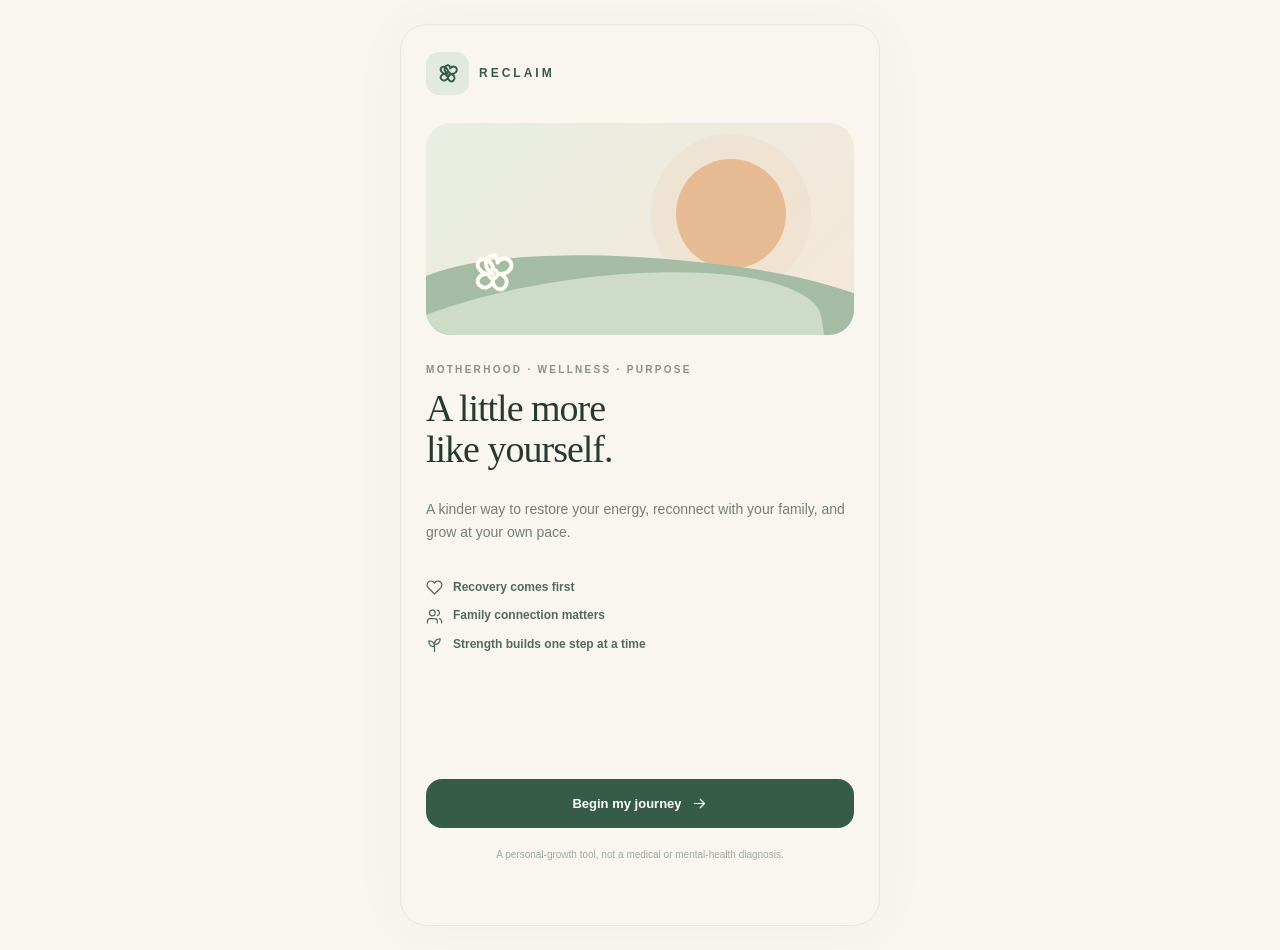
<file: index.html>
<!doctype html>
<html lang="en">
<head>
  <meta charset="utf-8">
  <meta name="viewport" content="width=device-width, initial-scale=1, viewport-fit=cover">
  <meta name="theme-color" content="#f9f6f0">
  <meta name="description" content="RECLAIM — gentle routines, meaningful family connection, and personal growth for mothers.">
  <meta name="apple-mobile-web-app-capable" content="yes">
  <meta name="apple-mobile-web-app-status-bar-style" content="default">
  <title>RECLAIM — Motherhood, wellness & purpose</title>
  <link rel="manifest" href="./manifest.webmanifest">
  <link rel="icon" type="image/png" href="./icon-192.png">
  <link rel="apple-touch-icon" href="./icon-192.png">
  <link rel="stylesheet" href="./styles.css">
  <script src="./app.js" defer></script>
</head>
<body>
  <div id="app"></div>
  <div id="modal-root"></div>
  <div id="toast-root" role="status" aria-live="polite"></div>
  <input type="file" id="import-file" accept="application/json,.json" hidden>
</body>
</html>
</file>
<file: styles.css>
:root{
 --paper:#f9f6f0;--milk:#fffcf8;--ink:#273a31;--muted:#77847b;--forest:#365b49;--forest-dark:#244733;--sage:#e6ebe0;--sage-2:#f0f2e9;--stroke:#e8e6dc;--clay:#bd8068;--clay-soft:#f4e6dc;--cream:#f9eeda;--lav:#efebf4;--shadow:0 13px 36px rgba(36,60,44,.065);--radius:22px;
}
*{box-sizing:border-box}html{background:var(--paper);scroll-behavior:smooth}body{margin:0;color:var(--ink);font-family:Inter,-apple-system,BlinkMacSystemFont,"Segoe UI",Arial,sans-serif;font-size:15px;line-height:1.48;-webkit-font-smoothing:antialiased}button,input,textarea,select{font:inherit}button{cursor:pointer}button:disabled{opacity:.45;cursor:default}button:focus-visible,input:focus-visible,textarea:focus-visible{outline:3px solid #83aa8b;outline-offset:3px}svg{display:block;flex-shrink:0}a{color:var(--forest);text-decoration:underline;text-underline-offset:3px}button{touch-action:manipulation}
.shell{max-width:480px;min-height:100dvh;margin:0 auto;background:var(--paper);position:relative;box-shadow:0 2px 60px rgba(0,0,0,.035)}.screen{padding:22px 22px 132px;animation:in .24s ease}.screen.onboarding{min-height:100dvh;padding:27px 25px 42px;display:flex;flex-direction:column}.top-row{display:flex;align-items:center;justify-content:space-between;gap:12px;margin-bottom:23px}.brand-mini{display:flex;align-items:center;gap:9px;font-size:11px;font-weight:800;letter-spacing:3px;color:var(--forest)}.brand-sign{width:34px;height:34px;background:#e2e9de;border-radius:13px;display:grid;place-items:center;color:var(--forest)}.date-pill{color:var(--muted);border:1px solid var(--stroke);background:var(--milk);padding:7px 12px;border-radius:50px;font-size:11px;font-weight:700;white-space:nowrap}.eyebrow{font-size:10px;letter-spacing:2.3px;font-weight:800;color:#859387;text-transform:uppercase}.h1,.h2,.h3{font-family:Georgia,'Times New Roman',serif;font-weight:500;letter-spacing:-.8px;line-height:1.12}.h1{font-size:39px;margin:10px 0 10px}.h2{font-size:31px;margin:9px 0 10px}.h3{font-size:24px;margin:0 0 7px}.lede{color:#6d7970;font-size:14px;line-height:1.66}.section-head{display:flex;justify-content:space-between;align-items:baseline;gap:10px;margin:24px 0 13px}.section-head h2{font-family:Georgia,serif;font-weight:500;font-size:24px;letter-spacing:-.5px;margin:0}.subtle{color:var(--muted)}.tiny{font-size:11px}.small{font-size:13px}.strong{font-weight:700}.mb0{margin-bottom:0}.muted-link{border:0;background:none;color:var(--forest);text-decoration:underline;font-weight:700;font-size:12px;padding:6px 2px}.hr{height:1px;background:var(--stroke);margin:19px 0}.row{display:flex;align-items:center;gap:11px}.between{justify-content:space-between}.wrap{flex-wrap:wrap}.stack{display:flex;flex-direction:column;gap:12px}.card{background:var(--milk);border:1px solid #eae8de;border-radius:var(--radius);padding:18px;box-shadow:var(--shadow)}.soft-card{background:var(--sage-2);border:1px solid #e4e9dd;border-radius:var(--radius);padding:18px}.pill{display:inline-flex;align-items:center;gap:6px;padding:6px 10px;font-size:10px;font-weight:800;letter-spacing:.3px;border-radius:100px;color:var(--forest-dark);background:var(--sage)}.pill.clay{color:#915c45;background:var(--clay-soft)}.pill.lav{background:var(--lav);color:#756684}.icon-circle{border-radius:13px;display:grid;place-items:center;flex-shrink:0;width:43px;height:43px;background:var(--sage);color:var(--forest)}.icon-circle.clay{background:var(--clay-soft);color:#a86c52}.icon-circle.lav{background:var(--lav);color:#7b6c8b}.icon-circle.cream{background:var(--cream);color:#988052}
.btn{border:0;border-radius:16px;min-height:49px;display:inline-flex;align-items:center;justify-content:center;gap:9px;padding:12px 17px;font-weight:750;font-size:13px;transition:transform .15s,background .15s}.btn:active{transform:scale(.985)}.btn.primary{background:var(--forest);color:white}.btn.primary:hover{background:var(--forest-dark)}.btn.secondary{background:var(--sage);color:var(--forest)}.btn.ghost{background:transparent;color:var(--forest);border:1px solid #d8e0d5}.btn.light{background:white;color:var(--forest)}.btn.full{width:100%}.btn.small-btn{min-height:36px;border-radius:12px;padding:8px 12px;font-size:12px}.icon-btn{border:1px solid var(--stroke);background:var(--milk);border-radius:13px;min-width:38px;min-height:38px;display:grid;place-items:center;color:var(--forest)}.link-btn{border:0;padding:7px 0;background:none;color:var(--forest);font-weight:750;font-size:12px;display:inline-flex;align-items:center;gap:5px}.option-buttons{display:grid;grid-template-columns:repeat(3,minmax(0,1fr));gap:8px}.option{background:var(--milk);border:1.5px solid var(--stroke);border-radius:15px;padding:12px 5px;display:flex;flex-direction:column;align-items:center;justify-content:center;gap:6px;min-height:90px;color:#68796b;text-align:center;line-height:1.25;font-size:11px;font-weight:750}.option svg{width:21px;height:21px}.option.active{border-color:var(--forest);background:#eaf0e8;color:var(--forest-dark);box-shadow:inset 0 0 0 .5px var(--forest)}.strip{background:var(--cream);border:1px solid #ecdfc2;padding:13px 15px;border-radius:15px;color:#766448;font-size:12px;line-height:1.5}
.hero{position:relative;overflow:hidden;background:#e9eee5;border-radius:25px;padding:22px 20px 105px;margin:22px 0 20px;min-height:210px}.hero:before{content:"";position:absolute;inset:auto -36px -55px 35%;height:155px;border-radius:60% 40% 0 0;background:#cbd9c6;transform:rotate(-12deg)}.hero:after{content:"";position:absolute;inset:auto -32px -90px -12%;height:160px;border-radius:55% 45% 0 0;background:#dbe5d5;transform:rotate(5deg)}.hero .h3{max-width:250px;position:relative;z-index:2}.hero p{max-width:240px;color:#607568;font-size:12px;position:relative;z-index:2}.hero-ill{position:absolute;right:15px;bottom:18px;z-index:3;opacity:.9}.hero-chip{position:relative;z-index:3;font-size:10px;font-weight:800;text-transform:uppercase;letter-spacing:1.7px;color:#708c78;margin-bottom:10px}
.daily-progress{display:flex;align-items:center;justify-content:space-between}.progress-track{height:7px;background:#ebede7;border-radius:99px;overflow:hidden}.progress-fill{height:100%;background:#7d9c85;border-radius:99px;transition:width .2s}.task{display:flex;align-items:flex-start;gap:12px;padding:16px 15px;background:var(--milk);border:1px solid var(--stroke);border-radius:18px;transition:border-color .2s}.task.done{background:#f0f4ed;border-color:#cddccb}.task-check{border:1.5px solid #bdcbbd;color:transparent;background:white;width:25px;height:25px;border-radius:9px;display:grid;place-items:center;flex-shrink:0;margin-top:2px;padding:0}.task.done .task-check{background:var(--forest);border-color:var(--forest);color:white}.task-content{flex:1;min-width:0}.task-title{font-size:14px;font-weight:750;line-height:1.37;margin:3px 0 5px}.task.done .task-title{text-decoration:line-through;text-decoration-color:#9daf9f;color:#6d8977}.task-desc{font-size:12px;color:#7d887d;line-height:1.48}.task-top{display:flex;align-items:center;justify-content:space-between;gap:10px;font-size:9px;font-weight:800;letter-spacing:1px;text-transform:uppercase;color:#ac836f}.task-footer{display:flex;justify-content:space-between;align-items:center;gap:10px;margin-top:9px}.task-mini{font-size:10px;color:#90a093}.task-swap{background:none;border:0;color:var(--forest);font-size:11px;font-weight:750;padding:3px 0;display:flex;align-items:center;gap:4px}
.bottomnav{position:fixed;bottom:0;left:50%;transform:translateX(-50%);width:min(100%,480px);height:calc(72px + env(safe-area-inset-bottom,0px));padding:9px 10px calc(9px + env(safe-area-inset-bottom,0px));display:grid;grid-template-columns:repeat(5,1fr);background:rgba(255,252,248,.97);border-top:1px solid #e9e6df;backdrop-filter:blur(15px);z-index:20;box-shadow:0 -5px 26px rgba(46,65,47,.035)}.navbutton{background:none;border:0;border-radius:12px;color:#9aa49a;display:flex;flex-direction:column;align-items:center;gap:4px;justify-content:center;font-weight:700;font-size:10px;padding:4px 0}.navbutton.active{color:var(--forest);background:#edf2e9}.navbutton svg{width:22px;height:22px}
.phase-card{border:1.5px solid var(--stroke);border-radius:18px;padding:17px;background:var(--milk);text-align:left;width:100%;display:flex;gap:13px;color:var(--ink);align-items:flex-start}.phase-card.selected{border-color:#8fae94;background:#eef3eb}.phase-card .phase-number{font-size:10px;letter-spacing:2px;color:#a4aca2;font-weight:800}.phase-card h3{font-family:Georgia,serif;font-size:21px;font-weight:500;margin:4px 0}.phase-card p{font-size:12px;color:#708076;margin:0;line-height:1.55}.tags{display:flex;flex-wrap:wrap;gap:7px;margin-top:12px}.tag{border:1px solid var(--stroke);border-radius:99px;padding:6px 10px;background:white;color:#6d786f;font-size:10px;font-weight:700}.tag.selected{background:var(--forest);color:white;border-color:var(--forest)}
.family-card{border:1px solid var(--stroke);background:var(--milk);border-radius:19px;padding:16px;display:flex;gap:13px;align-items:flex-start}.family-emoji{width:46px;height:46px;border-radius:15px;background:var(--cream);display:grid;place-items:center;font-size:22px;flex-shrink:0}.family-emoji.alt{background:var(--sage)}.family-info{flex:1;min-width:0}.family-title{font-size:14px;font-weight:750;margin:4px 0}.family-desc{font-size:12px;color:var(--muted);margin:0 0 10px;line-height:1.5}.family-actions{display:flex;gap:12px;align-items:center;flex-wrap:wrap}.family-card .link-btn{font-size:11px}
.week-bars{height:120px;display:flex;align-items:end;justify-content:space-between;gap:12px;padding:6px 3px 0}.bar-col{display:flex;flex-direction:column;align-items:center;flex:1;gap:6px;color:var(--muted);font-size:10px;font-weight:700}.bar{border-radius:9px 9px 4px 4px;background:#e2e9df;width:100%;max-width:32px;min-height:7px}.bar.filled{background:#85a58c}.metricrow{display:grid;grid-template-columns:repeat(2,1fr);gap:10px}.metric{border-radius:17px;padding:17px;background:var(--sage-2)}.metric:nth-child(2){background:var(--clay-soft)}.metric strong{display:block;font-family:Georgia,serif;font-size:32px;font-weight:500;line-height:1;margin-bottom:8px}.metric span{color:#687b6d;font-size:11px}
.setting{padding:16px 0;border-bottom:1px solid var(--stroke)}.setting:last-child{border:0}.setting label{display:block;font-weight:750;font-size:12px;margin-bottom:8px}.select,.text-input,.textarea{width:100%;border-radius:13px;border:1px solid #dedfd5;background:var(--milk);color:var(--ink);padding:11px 12px;min-height:44px;outline:none}.textarea{min-height:100px;resize:vertical;line-height:1.5}.select{appearance:auto}.text-input::placeholder,.textarea::placeholder{color:#a0aca1}.hint{color:#829188;font-size:11px;line-height:1.55;margin-top:6px}.notice{background:var(--sage-2);border-radius:17px;padding:14px 15px;color:#516a58;font-size:12px;line-height:1.62}.warning{background:#fcf1eb;color:#8b5f4b}
.modal-backdrop{position:fixed;inset:0;z-index:40;background:rgba(28,42,33,.48);display:flex;align-items:flex-end;justify-content:center;padding:12px}.modal{width:min(100%,455px);background:var(--milk);border-radius:26px;padding:20px 21px calc(22px + env(safe-area-inset-bottom,0px));box-shadow:0 25px 70px rgba(27,42,32,.28);max-height:90dvh;overflow:auto;animation:rise .22s ease}.modal-head{display:flex;justify-content:space-between;align-items:flex-start;gap:12px;margin-bottom:16px}.modal .h3{font-size:26px}.toast{position:fixed;left:50%;bottom:calc(88px + env(safe-area-inset-bottom,0px));transform:translateX(-50%);z-index:55;width:max-content;max-width:min(91vw,420px);background:#2c4c39;color:white;border-radius:13px;padding:11px 17px;font-size:12px;box-shadow:0 12px 28px rgba(28,42,33,.23);text-align:center;animation:in .2s ease}
.onbrand{display:flex;align-items:center;gap:10px;font-weight:850;letter-spacing:3px;font-size:12px;color:var(--forest)}.onbrand .brand-sign{width:43px;height:43px}.onprog{display:flex;gap:5px;margin:26px 0 23px}.onprog i{display:block;height:5px;flex:1;background:#e6e7de;border-radius:99px}.onprog i.active{background:#7f9d82}.on-title{font-family:Georgia,serif;font-size:38px;font-weight:500;line-height:1.09;letter-spacing:-1px;margin:10px 0 13px}.on-sub{color:#738175;font-size:14px;line-height:1.64;margin-bottom:25px}.on-spacer{flex:1;min-height:24px}.choice-list{display:flex;flex-direction:column;gap:10px}.choice{background:var(--milk);border:1.5px solid var(--stroke);border-radius:16px;min-height:56px;padding:13px 14px;display:flex;gap:12px;align-items:center;text-align:left;color:var(--ink);font-size:13px;font-weight:700}.choice.active{background:#edf2ea;border-color:#8baa8f}.choice-indicator{margin-left:auto;color:var(--forest);flex-shrink:0}.on-visual{height:212px;background:linear-gradient(135deg,#e7eee3,#f5e7d8);border-radius:25px;position:relative;overflow:hidden;margin:28px 0}.on-visual .sun{position:absolute;right:68px;top:36px;border-radius:50%;height:110px;width:110px;background:#e6bb93;box-shadow:0 0 0 25px rgba(236,201,172,.23)}.on-visual .hill-a{position:absolute;bottom:-55px;left:-30px;right:-60px;height:132px;background:#a4bca3;border-radius:55% 40% 0 0;transform:rotate(6deg)}.on-visual .hill-b{position:absolute;bottom:-90px;left:-90px;right:30px;height:146px;background:#cedbc7;border-radius:60% 60% 0 0;transform:rotate(-8deg)}.on-visual .flower{position:absolute;bottom:34px;left:40px;color:#fffdf5;z-index:2}.on-features{display:grid;gap:11px;margin:10px 0 18px}.on-feature{display:flex;align-items:center;gap:10px;color:#526b59;font-size:12px;font-weight:650}.footer-meta{text-align:center;font-size:10px;color:#9eaaa0;margin:20px auto}.button-row{display:flex;gap:10px}.button-row>*{flex:1}.two-col{display:grid;grid-template-columns:repeat(2,1fr);gap:9px}.empty{background:var(--milk);border:1px dashed #d4ddd2;border-radius:18px;padding:22px;text-align:center;color:var(--muted);font-size:13px}.reflection-quote{font-family:Georgia,serif;font-size:21px;color:#607865;line-height:1.3;margin:5px 0 12px}.sr-only{position:absolute;width:1px;height:1px;padding:0;margin:-1px;overflow:hidden;clip:rect(0,0,0,0);white-space:nowrap;border:0}
@keyframes in{from{opacity:0}to{opacity:1}}@keyframes rise{from{opacity:0;transform:translateY(15px)}to{opacity:1;transform:translateY(0)}}@media(min-width:800px){body{padding:24px 0}.shell{border-radius:27px;overflow:clip;min-height:calc(100dvh - 48px);border:1px solid #e9e5dc}.bottomnav{bottom:0;border-radius:0 0 25px 25px}}@media(max-width:370px){.screen{padding-left:16px;padding-right:16px}.h1{font-size:35px}.on-title{font-size:34px}.option{font-size:10px}}
@media(prefers-reduced-motion:reduce){*,*::before,*::after{animation-duration:.01ms!important;transition-duration:.01ms!important;scroll-behavior:auto!important}}
</file>
